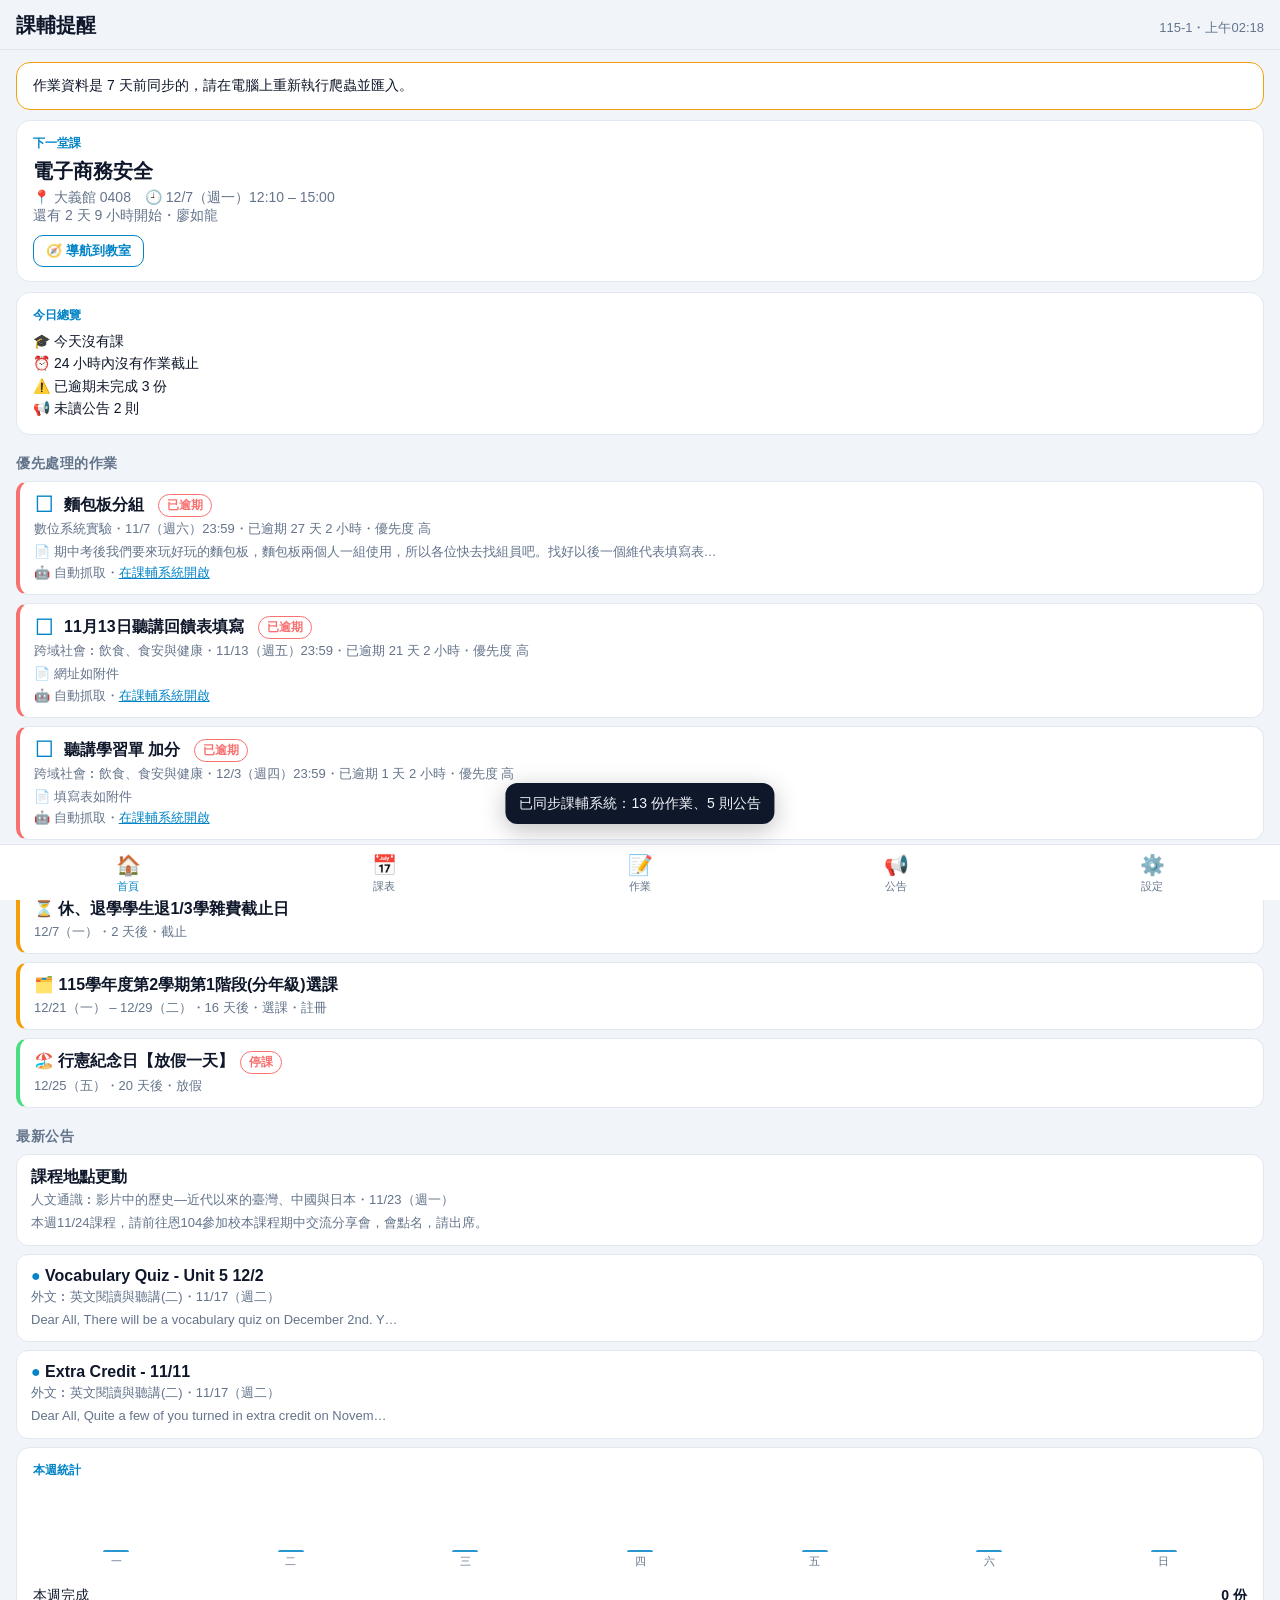
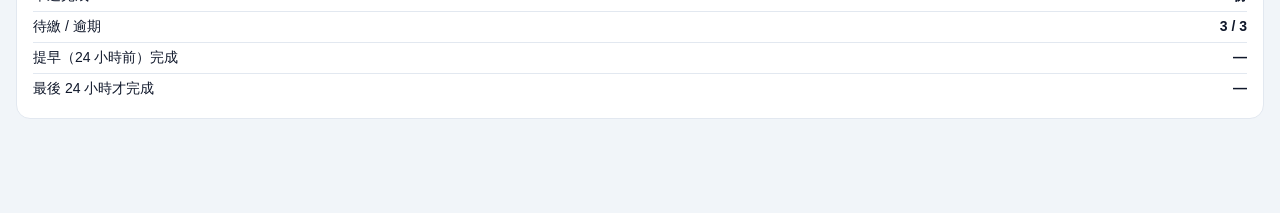
<file: index.html>
<!doctype html>
<html lang="zh-TW">
<head>
<meta charset="utf-8">
<meta name="viewport" content="width=device-width, initial-scale=1, viewport-fit=cover">
<title>課輔提醒</title>
<link rel="manifest" href="manifest.webmanifest">
<meta name="theme-color" content="#0f172a">
<meta name="apple-mobile-web-app-capable" content="yes">
<meta name="mobile-web-app-capable" content="yes">
<meta name="apple-mobile-web-app-status-bar-style" content="black-translucent">
<meta name="apple-mobile-web-app-title" content="課輔提醒">
<link rel="apple-touch-icon" href="icons/icon-192.png">
<link rel="stylesheet" href="style.css">
</head>
<body>
<header>
  <h1>課輔提醒</h1>
  <span id="clock" aria-live="off"></span>
</header>

<main>
  <section id="view-home" class="view active">
    <div class="card hint" id="demoBanner" hidden>
      <b>目前顯示的是示範資料</b>：課程、教室與作業都是虛構的，不是你的真實資料。
      <div><button class="btn small" id="btnBannerMine">改用我自己的資料</button></div>
    </div>
    <div class="card hint" id="cloudBanner" hidden></div>
    <div class="card hint" id="syncBanner" hidden></div>
    <div class="card next-class" id="nextClass"></div>
    <div class="card" id="brief"></div>
    <h2>優先處理的作業</h2>
    <ul class="list" id="homeDeadlines"></ul>
    <h2>近期行事曆 <button class="link" id="btnHomeCal" type="button">全部 ›</button></h2>
    <ul class="list" id="homeCal"></ul>
    <h2>最新公告</h2>
    <ul class="list" id="homeNotices"></ul>
    <div class="card" id="stats"></div>
  </section>

  <section id="view-schedule" class="view">
    <div class="seg" id="schedSeg">
      <button data-pane="week" class="on">本週課表</button>
      <button data-pane="cal">學校行事曆</button>
    </div>
    <div id="paneWeek">
      <div id="schedule"></div>
    </div>
    <div id="paneCal" hidden>
      <p class="muted" id="calStatus"></p>
      <div class="chips" id="calFilter">
        <button class="chip" data-f="all">全部</button>
        <button class="chip" data-f="noClass">停課</button>
        <button class="chip" data-f="exam">考試</button>
        <button class="chip" data-f="course">選課・註冊</button>
        <button class="chip" data-f="deadline">截止</button>
        <button class="chip" data-f="makeup">補課</button>
      </div>
      <label class="row"><span>顯示已過去的事件</span><input type="checkbox" id="calPast"></label>
      <ul class="list" id="calList"></ul>
    </div>
  </section>

  <section id="view-tasks" class="view">
    <h2>作業</h2>
    <div class="seg" id="sortSeg">
      <button data-sort="prio">依優先度</button>
      <button data-sort="time">依截止時間</button>
    </div>
    <ul class="list" id="tasks"></ul>
  </section>

  <section id="view-mine" class="view">
    <h2>我的資料</h2>
    <p class="muted">在後端串接課輔系統之前，先自己輸入真實的課程與作業。資料只存在這支手機，不會上傳。新增的項目會自動歸入目前學期。</p>
    <div class="card">
      <label class="row"><span>顯示哪一份資料</span>
        <select id="modeSel"><option value="mine">我的資料</option><option value="demo">示範資料（虛構）</option></select>
      </label>
    </div>
    <h2>匯入資料</h2>
    <div class="card form">
      <p class="muted">匯入由 pccu_parser 產生的 JSON。會取代同學期的課表與公告；作業只新增、不覆蓋。</p>
      <input type="file" id="importFile" accept=".json,application/json">
      <textarea id="importText" rows="4" placeholder="或把 JSON 貼在這裡"></textarea>
      <button class="btn" id="btnImport" type="button">匯入</button>
    </div>
    <h2>新增課程</h2>
    <form class="card form" id="formCourse">
      <input name="course" placeholder="課程名稱" required>
      <select name="weekday">
        <option value="1">週一</option><option value="2">週二</option><option value="3">週三</option>
        <option value="4">週四</option><option value="5">週五</option><option value="6">週六</option>
      </select>
      <div class="two"><input name="start" type="time" required aria-label="上課時間"><input name="end" type="time" required aria-label="下課時間"></div>
      <input name="room" placeholder="教室（例如：大典館 B101）" required>
      <input name="teacher" placeholder="老師（選填）">
      <button class="btn" type="submit">新增課程</button>
    </form>
    <h2>新增作業</h2>
    <form class="card form" id="formTask">
      <input name="course" placeholder="課程名稱" list="courseList" required>
      <datalist id="courseList"></datalist>
      <input name="title" placeholder="作業名稱" required>
      <input name="due" type="datetime-local" required aria-label="截止時間">
      <button class="btn" type="submit">新增作業</button>
    </form>
    <h2>已輸入的資料</h2>
    <ul class="list" id="mineList"></ul>
  </section>

  <section id="view-notices" class="view">
    <h2>公告</h2>
    <ul class="list" id="notices"></ul>
  </section>

  <section id="view-settings" class="view">
    <h2>通知設定</h2>
    <div class="card">
      <p id="notifStatus" class="muted"></p>
      <button id="btnNotif" class="btn">開啟通知</button>
      <button id="btnTest" class="btn secondary">傳送測試通知</button>
    </div>
    <h2>作業提前提醒</h2>
    <div class="card">
      <label class="row"><input type="checkbox" data-lead="1440" checked> 截止前 1 天</label>
      <label class="row"><input type="checkbox" data-lead="180" checked> 截止前 3 小時</label>
      <label class="row"><input type="checkbox" data-lead="60"> 截止前 1 小時</label>
      <label class="row">上課前提醒（分鐘）
        <input type="number" id="classLead" min="5" max="120" value="30">
      </label>
    </div>
    <h2>每日總覽</h2>
    <div class="card">
      <label class="row"><span>每天早上推送今日課程與截止作業</span><input type="checkbox" id="briefOn" checked></label>
      <label class="row">推送時間
        <input type="time" id="briefTime" value="07:30">
      </label>
      <button id="btnBrief" class="btn secondary">傳送今日總覽範例</button>
    </div>
    <h2>學校行事曆</h2>
    <div class="card">
      <label class="row"><span>考試、選課、停課、補課前一晚提醒</span><input type="checkbox" id="calOn" checked></label>
      <p class="muted">停課日與寒暑假不會出現上課提醒；補課日會改提醒當天要上的課。</p>
    </div>
    <h2>學期</h2>
    <div class="card">
      <label class="row">顯示學期
        <select id="semesterSel"></select>
      </label>
      <p class="muted">預設自動使用目前學期，舊學期的課表、作業與公告不會顯示，也不會發提醒。</p>
    </div>
    <h2>資料來源</h2>
    <div class="card">
      <p class="muted" id="dataSource"></p>
      <p class="muted" id="cloudStatus" hidden></p>
      <div id="syncStatus"></div>
      <p class="muted">尚未串接課輔系統。串接後端後，會由後端定時取得最新資料；在那之前可以手動輸入。</p>
      <button class="btn secondary" id="btnMine">管理我的課程與作業</button>
    </div>
    <div class="card">
      <p class="muted">完成、進度、重要標記與備註只存在這支手機上。</p>
      <button id="btnReset" class="btn secondary">重設本機資料</button>
    </div>
    <div class="card hint" id="iosHint" hidden>
      iPhone 提示：請先點 Safari 的「分享」→「加入主畫面」，從主畫面圖示開啟後才能收到通知（需要 iOS 16.4 以上）。
    </div>
  </section>
</main>

<div id="sheet" class="sheet" hidden role="dialog" aria-modal="true" aria-label="詳細內容">
  <div class="sheet-card">
    <button id="sheetClose" class="sheet-close" type="button" aria-label="關閉">✕</button>
    <div id="sheetBody"></div>
  </div>
</div>

<div id="toast" class="toast" role="status" aria-live="polite" hidden></div>

<nav>
  <button data-view="home" class="active"><span>🏠</span>首頁</button>
  <button data-view="schedule"><span>📅</span>課表</button>
  <button data-view="tasks"><span>📝</span>作業</button>
  <button data-view="notices"><span>📢</span>公告</button>
  <button data-view="settings"><span>⚙️</span>設定</button>
</nav>

<script src="data.js"></script>
<script src="calendar.js"></script>
<script src="app.js"></script>
</body>
</html>
</file>
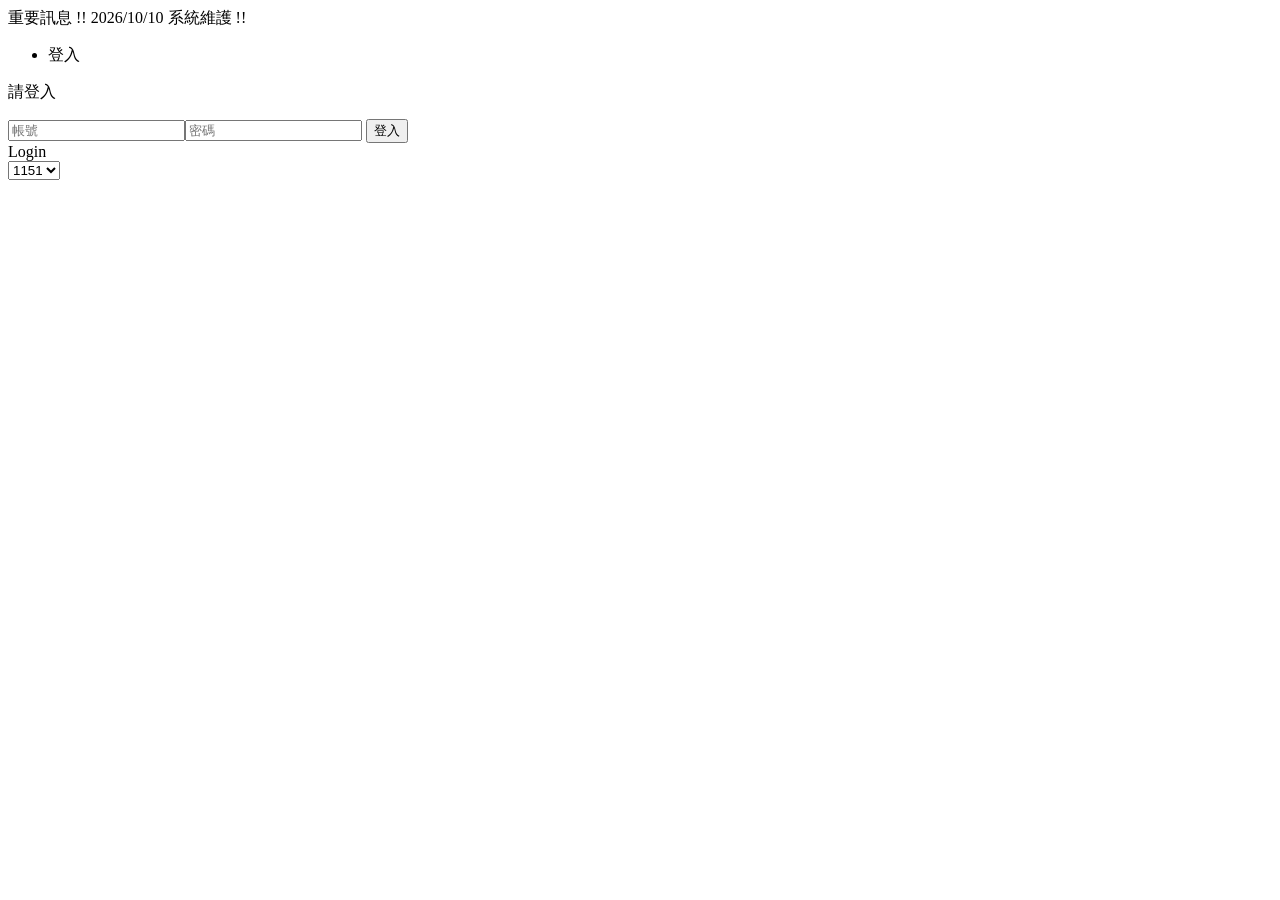
<file: tests/mock_icas/cfp/index.html>
<!doctype html>
<!-- 模擬的課業輔導系統（內容全為虛構），用來測試爬蟲。結構仿照實際頁面（2026/10 觀察）：
     * 未登入時 #CListTitle 仍然看得到，內容是「Login」；登入後是學期代碼（例如 1151）
     * 公告點開是 #Popup 彈出視窗：#popMessage 內有「發佈老師：…」「公告內容：…」，關閉鈕是 .AnnoBtn
       （頁面上另有一個看得見但永遠是空的 #dialog）
     * 作業頁是 div 版面：.MateTitleBlock 是欄名，每份作業一個 .MateBlock；截止日期只有年月日
     * 作業狀態：未繳交、已閱讀（老師已檢視你交的作業）
     * 沒有作業的課程顯示「暫無任何內容」
     * 登入：點「登入」(onclick="CallLogin(true)") 跳出 #LoginWindow，欄位 #LoginID、#LoginPass，按鈕 #SubmitBtn；
       這裡只接受虛構的測試帳號 test-student / test-only-pw -->
<html><head><meta charset="utf-8"><title>課業輔導系統（模擬）</title></head>
<body>
<div id="infobar"><span>重要訊息</span> <span>!! 2026/10/10 系統維護 !!</span></div>
<ul id="navlist"><li id="logintab"><a title="登入" onclick="CallLogin(true)">登入</a></li><li id="logoutab" style="display:none"><a>登出</a></li></ul>

<div id="login" hidden>
  <p>請登入</p>
  <input type="text" id="uid" placeholder="帳號"><input type="password" id="pw" placeholder="密碼">
  <button id="loginBtn">登入</button>
</div>

<div id="app">
  <div id="MainContainer">
    <div id="Welcome"></div>
    <div id="CListOutter"><div id="CListTitle">Login</div>
      <div id="CListNav"><select id="CListYYM"><option value="1151">1151</option><option value="1142">1142</option></select></div>
      <div id="MainList"></div>
    </div>
    <div class="BlockArea" id="MyNews"></div>
    <div id="HomeworkPane"></div>
  </div>
</div>

<div id="dialog" style="display:block;min-height:1px"></div>
<div id="Popup" style="display:none;border:1px solid #888;padding:8px">
  <div id="popInner"><h3 id="popTitle"></h3><div id="popMessage"></div>
    <div id="msgBtnArea"><input type="button" class="AnnoBtn" value="關閉"></div></div>
</div>

<script>
const cookie = (k) => (document.cookie.match(new RegExp("(?:^|; )" + k + "=([^;]*)")) || [])[1];
const COURSES = {
  "1151": [
    { cc: "900001", title: "資工系 2A - 1001 範例程式設計", counts: [2, 0, 0, 1, 0] },
    { cc: "900002", title: "通識 0 (01) - CE01 範例通識", counts: [0, 3, 0, 1, 0] },
    { cc: "900003", title: "體育 0 (02) - 9008 範例體育", counts: [0, 0, 0, 1, 0] }
  ],
  "1142": [{ cc: "800001", title: "資工系 1A - 0001 舊學期課程", counts: [0, 0, 0, 1, 0] }]
};
const NOTICES = {
  "1151": [
    { cc: "900001", course: "範例程式設計", title: "期中考公告", date: "2026/10/24", unread: true, teacher: "王小明",
      body: "期中考範圍：第 1～6 章。\n考試時間：11/4（三）13:10，地點大義館 0408。\n請攜帶學生證。",
      link: { text: "考試範圍.pdf", href: "https://example.invalid/range.pdf" } },
    { cc: "900002", course: "範例通識", title: "報告分組 & 說明", date: "2026/10/19", unread: false, teacher: "李小華",
      body: "分組名單已上傳到教材區。" }
  ],
  "1142": [{ cc: "800001", course: "舊學期課程", title: "舊公告", date: "2026/05/01", unread: false, teacher: "張老師", body: "舊內容" }]
};
const mate = (rows) => `<div id="HomeBlock" class="MateTitleBlock"><div id="tHomeState" class="tMateCat">狀態</div>
  <div id="tHomeUpdate" class="tMateUpdate">更新日期 <span id="SortID" class="sortarrow"></span></div>
  <div id="tHomeEnd" class="tMateEnd">截止日期</div><div id="tHomeTitle" class="tMateTitle">作業標題</div></div>
  <div id="SortList">` + rows.map((r, i) => `<div id="HomeBlock${i}" class="MateBlock"><div class="MateCat">${r[0]}</div>
    <div class="MateUpdate">${r[1]}</div><div class="MateEnd">${r[2]}</div>
    <div class="MateTitle">${r[3]}<div class="MateDesc">${r[4] || ""}</div></div></div>`).join("") + `</div>`;
const HOMEWORK = {
  "900001": mate([
    ["未繳交", "2026-10-16 08:00:12", "2026/10/30", "作業一：串列", "完成第 3 章習題，繳交期限見上方。"],
    ["已閱讀", "2026-09-20 10:11:12", "2026/09/27", "作業二：指標", ""],
    ["未繳交", "2026-09-17 16:08:02", "", "第一週實習課表單", "https://forms.example.invalid/abc"]
  ]),
  "900002": `<ul class="HomeworkItems"><li>期中報告 繳交期限：115/11/05 12:00</li><li>閱讀心得（2026/10/01）</li></ul>`,
  "900003": `<div>暫無任何內容</div>`,
  "800001": mate([["未繳交", "2026-03-01 10:00:00", "2026/12/31", "舊學期作業", ""]])
};

function renderDashboard(yym) {
  const c = COURSES[yym];
  document.querySelector("#CListTitle").textContent = yym;
  document.querySelector("#CListYYM").value = yym;
  document.querySelector("#Welcome").textContent = "範例同學, 歡迎使用，課業輔導系統！";
  document.querySelector("#MainList").innerHTML = `<div class="CListBlock">
    <div class="CListRow"><div class="CListCName">課程名稱（未閱讀筆數）</div><div class="CListItem">公告</div><div class="CListItem">教材</div><div class="CListItem">投票</div><div class="CListItem">作業</div><div class="CListItem">討論</div></div>` +
    c.map((x) => `<div class="CListRow"><div class="CListCName"><a href="/cfp/?ccode=${x.cc}#mainpage" title="${x.title}">${x.title}   </a></div>` +
      x.counts.map((n, i) => `<div ${i === 0 ? `id="ACount${x.cc}" ` : ""}class="CListItem">${n}</div>`).join("") + `</div>`).join("") + `</div>`;
  const ns = NOTICES[yym];
  document.querySelector("#MyNews").innerHTML = `<div id="MyAnno" class="MessageBlock"><h2>最新公告</h2><div id="MyAnnoList">` +
    ns.map((n, i) => `<div class="AnnoListItem" style="clear: both; padding: 2px;"><span id="AnnoClass${i}"><a href="?ccode=${n.cc}#mainpage">${n.course}</a> - </span>` +
      (n.unread ? `<span id="new${i}" class="ReadState"><img src="new.gif"></span>` : "") +
      `<span id="AnnoItemSN${i}" sn="${i}" cc="${n.cc}" style="cursor:pointer">${n.title.replace("&", "&amp;")} (${n.date})</span></div>`).join("") +
    `</div></div><div id="MyAssi" class="MessageBlock"><h2>最新作業</h2><div id="MyAssiList">
      <div class="AssiListItem"><span id="AssiClass0"><a href="?ccode=900001#homework">範例程式設計</a> - </span><span id="AssiItemSN0">[未繳交] 首頁上的作業 (2026/10/23)</span></div></div></div>`;
  ns.forEach((n, i) => document.querySelector("#AnnoItemSN" + i).addEventListener("click", () => {
    const p = document.querySelector("#Popup");
    p.style.display = "block";   // 先顯示（還是上一則的內容），稍後才載入新內容 → 測試爬蟲不會讀到上一則
    setTimeout(() => {
      document.querySelector("#popTitle").textContent = n.title;
      document.querySelector("#popMessage").innerHTML = `發佈老師：${n.teacher}<br>公告內容：<br>${n.body.replace(/\n/g, "<br>")}` +
        (n.link ? `<p>附件：<a href="${n.link.href}">${n.link.text}</a></p>` : "");
    }, 400);
  }));
}

function route() {
  const q = new URLSearchParams(location.search);
  const cc = q.get("ccode");
  document.querySelector("#logintab").style.display = "none";
  document.querySelector("#logoutab").style.display = "";
  if (cc && location.hash === "#homework") {
    document.querySelector("#CListOutter").style.display = "none";
    setTimeout(() => { document.querySelector("#HomeworkPane").innerHTML = `<div id="HomeworkBlock">${HOMEWORK[cc] || ""}</div>`; }, 400);
  } else {
    renderDashboard(cookie("yym") || "1142");   // 刻意預設顯示舊學期，測試爬蟲會切換學期
  }
}

// 與實際頁面相同的登入視窗（結構仿照 2026/11 觀察；帳密是虛構的測試值）
let loginWin = null;
function CallLogin() {
  if (loginWin) { loginWin.remove(); loginWin = null; return; }
  loginWin = document.createElement("div");
  loginWin.id = "LoginWindow";
  loginWin.innerHTML = `<div id="LoginInner"><div class="LoginRow" id="loginMsg">請輸入帳號密碼</div>
    <div class="LoginRow"><span>帳號</span><input id="LoginID" class="LoginInput"></div>
    <div class="LoginRow"><span>密碼</span><input id="LoginPass" class="LoginInput" type="password"></div>
    <div class="LoginRow"><input id="SubmitBtn" type="button" value="登入"><input id="CloseBtn" type="button" value="關閉"></div></div>`;
  document.body.appendChild(loginWin);
  loginWin.querySelector("#SubmitBtn").addEventListener("click", () => {
    setTimeout(() => {
      if (document.querySelector("#LoginID").value === "test-student" && document.querySelector("#LoginPass").value === "test-only-pw") {
        document.cookie = "mockauth=1; path=/"; location.reload();
      } else document.querySelector("#loginMsg").textContent = "登入失敗";
    }, 300);
  });
}
document.querySelector("#loginBtn").addEventListener("click", () => { document.cookie = "mockauth=1; path=/"; location.reload(); });
document.querySelector("#CListYYM").addEventListener("change", (e) => { document.cookie = "yym=" + e.target.value + "; path=/"; location.reload(); });
document.querySelector(".AnnoBtn").addEventListener("click", () => { document.querySelector("#Popup").style.display = "none"; });

if (cookie("mockauth") === "1") route();
else document.querySelector("#login").hidden = false;   // 未登入：#CListTitle 仍顯示「Login」
</script>
</body></html>
</file>
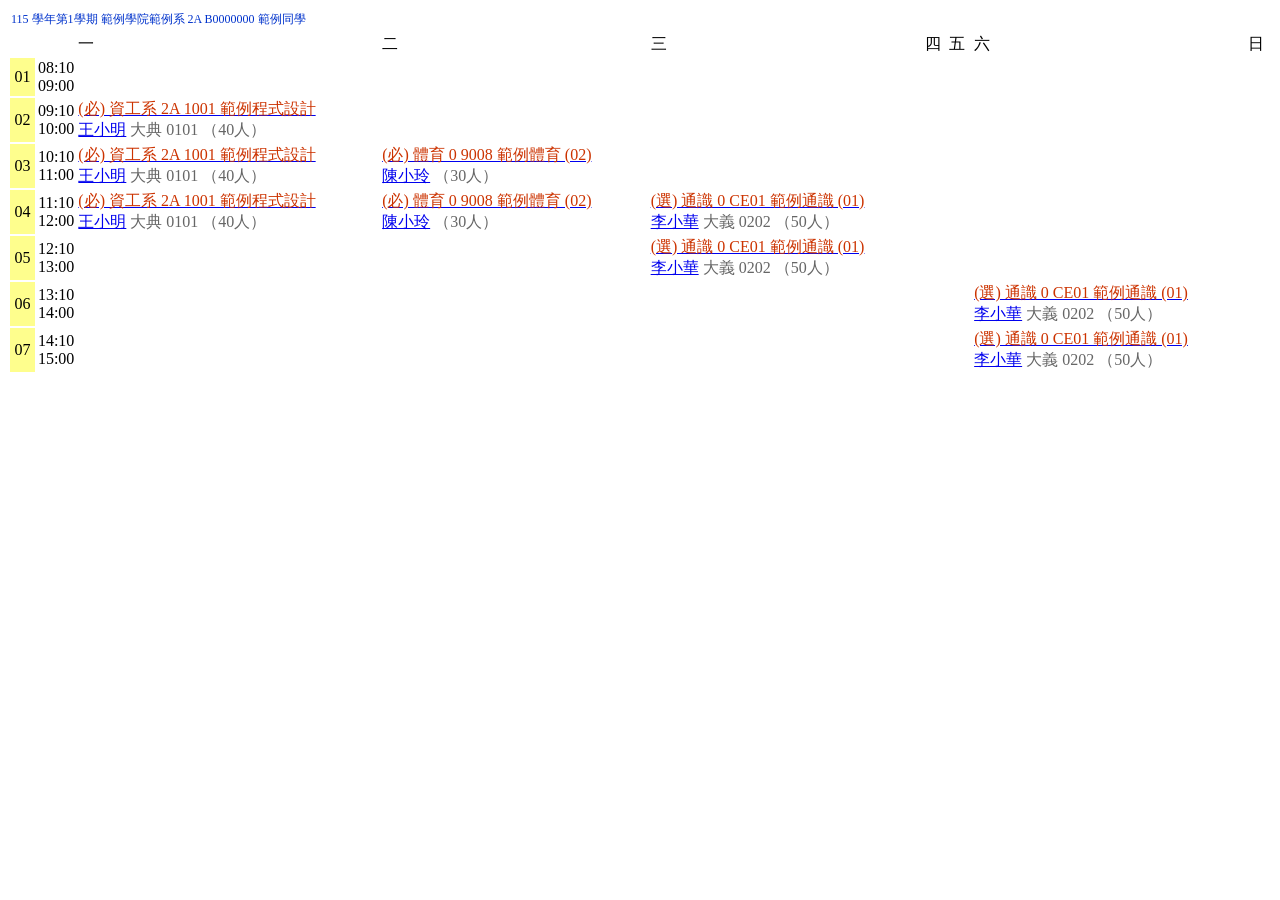
<file: tests/fixtures/schedule_sample.html>
<html><head><title>學生課表查詢</title><style>.x{color:red}</style></head><body><table><tr><td><font style="font-size: 12px;" color="#0033CC">115 學年第1學期 範例學院範例系 2A B0000000 <span>範例同學</span></font></td></tr></table><table class="pubTable"><tbody><tr><td colspan="2" class="pubTdItem_Period">&nbsp;</td><td class="pubTdItem">一</td><td class="pubTdItem">二</td><td class="pubTdItem">三</td><td class="pubTdItem">四</td><td class="pubTdItem">五</td><td class="pubTdItem">六</td><td class="pubTdItem">日</td></tr><tr><td width="2%" align="center" class="pubTdItem" style="background-color: #FEFE8D;">01</td><td width="3%" align="center" class="pubTdItem_Period">08:10<br>09:00</td><td class="pubContent" align="left" valign="top" style="font-size=12px">&nbsp;</td><td class="pubContent" align="left" valign="top" style="font-size=12px">&nbsp;</td><td class="pubContent" align="left" valign="top" style="font-size=12px">&nbsp;</td><td class="pubContent" align="left" valign="top" style="font-size=12px">&nbsp;</td><td class="pubContent" align="left" valign="top" style="font-size=12px">&nbsp;</td><td class="pubContent" align="left" valign="top" style="font-size=12px">&nbsp;</td><td class="pubContent" align="left" valign="top" style="font-size=12px">&nbsp;</td></tr><tr><td width="2%" align="center" class="pubTdItem" style="background-color: #FEFE8D;">02</td><td width="3%" align="center" class="pubTdItem_Period">09:10<br>10:00</td><td class="pubContent" align="left" valign="top" style="font-size=12px"><a title="顯示教學大綱" href="/x/SessionTransfer.asp?dir=2aspx&amp;path=%2F%3Fccode%3D900001%26scode%3D900001%23syllpage" class="red" target="_blank"><font color="#CC3300">(必) 資工系  2A  1001 範例程式設計</font></a><br><a title="顯示教師課表" href="#" class="blue2" onclick="lfOpenCourseWindow('/q?id=1')"><span class="PccuEudcFont">王小明</span></a><font style="color: #666666;"> 大典      0101 </font><font style="color: #666666;">（40人）</font></td><td class="pubContent" align="left" valign="top" style="font-size=12px">&nbsp;</td><td class="pubContent" align="left" valign="top" style="font-size=12px">&nbsp;</td><td class="pubContent" align="left" valign="top" style="font-size=12px">&nbsp;</td><td class="pubContent" align="left" valign="top" style="font-size=12px">&nbsp;</td><td class="pubContent" align="left" valign="top" style="font-size=12px">&nbsp;</td><td class="pubContent" align="left" valign="top" style="font-size=12px">&nbsp;</td></tr><tr><td width="2%" align="center" class="pubTdItem" style="background-color: #FEFE8D;">03</td><td width="3%" align="center" class="pubTdItem_Period">10:10<br>11:00</td><td class="pubContent" align="left" valign="top" style="font-size=12px"><a title="顯示教學大綱" href="/x/SessionTransfer.asp?dir=2aspx&amp;path=%2F%3Fccode%3D900001%26scode%3D900001%23syllpage" class="red" target="_blank"><font color="#CC3300">(必) 資工系  2A  1001 範例程式設計</font></a><br><a title="顯示教師課表" href="#" class="blue2" onclick="lfOpenCourseWindow('/q?id=1')"><span class="PccuEudcFont">王小明</span></a><font style="color: #666666;"> 大典      0101 </font><font style="color: #666666;">（40人）</font></td><td class="pubContent" align="left" valign="top" style="font-size=12px"><a title="顯示教學大綱" href="/x/SessionTransfer.asp?dir=2aspx&amp;path=%2F%3Fccode%3D900003%26scode%3D900003%23syllpage" class="red" target="_blank"><font color="#CC3300">(必) 體育    0   9008 範例體育 (02)</font></a><br><a title="顯示教師課表" href="#" class="blue2" onclick="lfOpenCourseWindow('/q?id=1')"><span class="PccuEudcFont">陳小玲</span></a><font style="color: #666666;">  </font><font style="color: #666666;">（30人）</font></td><td class="pubContent" align="left" valign="top" style="font-size=12px">&nbsp;</td><td class="pubContent" align="left" valign="top" style="font-size=12px">&nbsp;</td><td class="pubContent" align="left" valign="top" style="font-size=12px">&nbsp;</td><td class="pubContent" align="left" valign="top" style="font-size=12px">&nbsp;</td><td class="pubContent" align="left" valign="top" style="font-size=12px">&nbsp;</td></tr><tr><td width="2%" align="center" class="pubTdItem" style="background-color: #FEFE8D;">04</td><td width="3%" align="center" class="pubTdItem_Period">11:10<br>12:00</td><td class="pubContent" align="left" valign="top" style="font-size=12px"><a title="顯示教學大綱" href="/x/SessionTransfer.asp?dir=2aspx&amp;path=%2F%3Fccode%3D900001%26scode%3D900001%23syllpage" class="red" target="_blank"><font color="#CC3300">(必) 資工系  2A  1001 範例程式設計</font></a><br><a title="顯示教師課表" href="#" class="blue2" onclick="lfOpenCourseWindow('/q?id=1')"><span class="PccuEudcFont">王小明</span></a><font style="color: #666666;"> 大典      0101 </font><font style="color: #666666;">（40人）</font></td><td class="pubContent" align="left" valign="top" style="font-size=12px"><a title="顯示教學大綱" href="/x/SessionTransfer.asp?dir=2aspx&amp;path=%2F%3Fccode%3D900003%26scode%3D900003%23syllpage" class="red" target="_blank"><font color="#CC3300">(必) 體育    0   9008 範例體育 (02)</font></a><br><a title="顯示教師課表" href="#" class="blue2" onclick="lfOpenCourseWindow('/q?id=1')"><span class="PccuEudcFont">陳小玲</span></a><font style="color: #666666;">  </font><font style="color: #666666;">（30人）</font></td><td class="pubContent" align="left" valign="top" style="font-size=12px"><a title="顯示教學大綱" href="/x/SessionTransfer.asp?dir=2aspx&amp;path=%2F%3Fccode%3D900002%26scode%3D900002%23syllpage" class="red" target="_blank"><font color="#CC3300">(選) 通識    0   CE01 範例通識 (01)</font></a><br><a title="顯示教師課表" href="#" class="blue2" onclick="lfOpenCourseWindow('/q?id=1')"><span class="PccuEudcFont">李小華</span></a><font style="color: #666666;"> 大義      0202 </font><font style="color: #666666;">（50人）</font></td><td class="pubContent" align="left" valign="top" style="font-size=12px">&nbsp;</td><td class="pubContent" align="left" valign="top" style="font-size=12px">&nbsp;</td><td class="pubContent" align="left" valign="top" style="font-size=12px">&nbsp;</td><td class="pubContent" align="left" valign="top" style="font-size=12px">&nbsp;</td></tr><tr><td width="2%" align="center" class="pubTdItem" style="background-color: #FEFE8D;">05</td><td width="3%" align="center" class="pubTdItem_Period">12:10<br>13:00</td><td class="pubContent" align="left" valign="top" style="font-size=12px">&nbsp;</td><td class="pubContent" align="left" valign="top" style="font-size=12px">&nbsp;</td><td class="pubContent" align="left" valign="top" style="font-size=12px"><a title="顯示教學大綱" href="/x/SessionTransfer.asp?dir=2aspx&amp;path=%2F%3Fccode%3D900002%26scode%3D900002%23syllpage" class="red" target="_blank"><font color="#CC3300">(選) 通識    0   CE01 範例通識 (01)</font></a><br><a title="顯示教師課表" href="#" class="blue2" onclick="lfOpenCourseWindow('/q?id=1')"><span class="PccuEudcFont">李小華</span></a><font style="color: #666666;"> 大義      0202 </font><font style="color: #666666;">（50人）</font></td><td class="pubContent" align="left" valign="top" style="font-size=12px">&nbsp;</td><td class="pubContent" align="left" valign="top" style="font-size=12px">&nbsp;</td><td class="pubContent" align="left" valign="top" style="font-size=12px">&nbsp;</td><td class="pubContent" align="left" valign="top" style="font-size=12px">&nbsp;</td></tr><tr><td width="2%" align="center" class="pubTdItem" style="background-color: #FEFE8D;">06</td><td width="3%" align="center" class="pubTdItem_Period">13:10<br>14:00</td><td class="pubContent" align="left" valign="top" style="font-size=12px">&nbsp;</td><td class="pubContent" align="left" valign="top" style="font-size=12px">&nbsp;</td><td class="pubContent" align="left" valign="top" style="font-size=12px">&nbsp;</td><td class="pubContent" align="left" valign="top" style="font-size=12px">&nbsp;</td><td class="pubContent" align="left" valign="top" style="font-size=12px">&nbsp;</td><td class="pubContent" align="left" valign="top" style="font-size=12px"><a title="顯示教學大綱" href="/x/SessionTransfer.asp?dir=2aspx&amp;path=%2F%3Fccode%3D900002%26scode%3D900002%23syllpage" class="red" target="_blank"><font color="#CC3300">(選) 通識    0   CE01 範例通識 (01)</font></a><br><a title="顯示教師課表" href="#" class="blue2" onclick="lfOpenCourseWindow('/q?id=1')"><span class="PccuEudcFont">李小華</span></a><font style="color: #666666;"> 大義      0202 </font><font style="color: #666666;">（50人）</font></td><td class="pubContent" align="left" valign="top" style="font-size=12px">&nbsp;</td></tr><tr><td width="2%" align="center" class="pubTdItem" style="background-color: #FEFE8D;">07</td><td width="3%" align="center" class="pubTdItem_Period">14:10<br>15:00</td><td class="pubContent" align="left" valign="top" style="font-size=12px">&nbsp;</td><td class="pubContent" align="left" valign="top" style="font-size=12px">&nbsp;</td><td class="pubContent" align="left" valign="top" style="font-size=12px">&nbsp;</td><td class="pubContent" align="left" valign="top" style="font-size=12px">&nbsp;</td><td class="pubContent" align="left" valign="top" style="font-size=12px">&nbsp;</td><td class="pubContent" align="left" valign="top" style="font-size=12px"><a title="顯示教學大綱" href="/x/SessionTransfer.asp?dir=2aspx&amp;path=%2F%3Fccode%3D900002%26scode%3D900002%23syllpage" class="red" target="_blank"><font color="#CC3300">(選) 通識    0   CE01 範例通識 (01)</font></a><br><a title="顯示教師課表" href="#" class="blue2" onclick="lfOpenCourseWindow('/q?id=1')"><span class="PccuEudcFont">李小華</span></a><font style="color: #666666;"> 大義      0202 </font><font style="color: #666666;">（50人）</font></td><td class="pubContent" align="left" valign="top" style="font-size=12px">&nbsp;</td></tr></tbody></table></body></html>
</file>
<file: style.css>
:root{
  --bg:#0f172a; --card:#1e293b; --line:#334155; --text:#f1f5f9; --muted:#94a3b8;
  --accent:#38bdf8; --warn:#f59e0b; --danger:#f87171; --ok:#4ade80;
}
@media (prefers-color-scheme: light){
  :root{ --bg:#f1f5f9; --card:#ffffff; --line:#e2e8f0; --text:#0f172a; --muted:#64748b; --accent:#0284c7; }
}
*{box-sizing:border-box;-webkit-tap-highlight-color:transparent}
html,body{margin:0;background:var(--bg);color:var(--text);
  font-family:-apple-system,BlinkMacSystemFont,"PingFang TC","Noto Sans TC",sans-serif;}
header{position:sticky;top:0;z-index:5;display:flex;justify-content:space-between;align-items:baseline;
  padding:calc(env(safe-area-inset-top) + 12px) 16px 10px;background:var(--bg);border-bottom:1px solid var(--line)}
h1{font-size:20px;margin:0}
#clock{font-size:13px;color:var(--muted)}
main{padding:12px 16px calc(84px + env(safe-area-inset-bottom))}
h2{font-size:14px;color:var(--muted);margin:20px 0 8px;font-weight:600;letter-spacing:.04em}
.view{display:none}.view.active{display:block}
.card{background:var(--card);border:1px solid var(--line);border-radius:14px;padding:14px 16px;margin-bottom:10px}
.next-class .label{font-size:12px;color:var(--accent);font-weight:600}
.next-class .name{font-size:20px;font-weight:700;margin:4px 0}
.next-class .meta{color:var(--muted);font-size:14px}
.list{list-style:none;margin:0;padding:0}
.list li{background:var(--card);border:1px solid var(--line);border-radius:12px;padding:12px 14px;margin-bottom:8px}
.list .title{font-weight:600}
.list .sub{font-size:13px;color:var(--muted);margin-top:3px}
.tag{display:inline-block;font-size:12px;padding:2px 8px;border-radius:999px;margin-left:6px;border:1px solid currentColor}
.tag.urgent{color:var(--danger)}.tag.soon{color:var(--warn)}.tag.ok{color:var(--ok)}.tag.done{color:var(--muted)}
.day{margin-bottom:12px}
.day h3{font-size:15px;margin:0 0 6px}
.day.today h3{color:var(--accent)}
.slot{display:flex;gap:10px;background:var(--card);border:1px solid var(--line);border-radius:12px;padding:10px 12px;margin-bottom:6px}
.slot .time{min-width:84px;font-size:13px;color:var(--muted)}
.slot .room{font-size:13px;color:var(--muted)}
.notice.unread .title::before{content:"● ";color:var(--accent)}
.row{display:flex;justify-content:space-between;align-items:center;padding:8px 0;border-bottom:1px solid var(--line)}
.row:last-child{border-bottom:none}
.row input[type=number]{width:70px;padding:6px;border-radius:8px;border:1px solid var(--line);background:var(--bg);color:var(--text)}
.btn{appearance:none;border:0;background:var(--accent);color:#04202e;font-weight:700;border-radius:10px;
  padding:10px 16px;margin:6px 8px 0 0;font-size:15px}
.btn.secondary{background:transparent;color:var(--accent);border:1px solid var(--accent)}
.muted{color:var(--muted);font-size:14px;margin:0 0 6px}
.hint{border-color:var(--warn);font-size:14px}
nav{position:fixed;left:0;right:0;bottom:0;display:flex;background:var(--card);border-top:1px solid var(--line);
  padding-bottom:env(safe-area-inset-bottom)}
nav button{flex:1;background:none;border:0;color:var(--muted);padding:8px 0 6px;font-size:11px;display:flex;flex-direction:column;align-items:center;gap:2px}
nav button span{font-size:20px}
nav button.active{color:var(--accent)}
.row select{padding:6px;border-radius:8px;border:1px solid var(--line);background:var(--bg);color:var(--text);max-width:55%}

.btn.small{padding:6px 12px;font-size:13px;margin-top:10px;display:inline-block;text-decoration:none}
.label{font-size:12px;color:var(--accent);font-weight:600;margin-bottom:6px}
.brief-line{font-size:14px;line-height:1.6}
.seg{display:flex;gap:6px;margin-bottom:10px}
.seg button{flex:1;padding:8px;border-radius:10px;border:1px solid var(--line);background:var(--card);color:var(--muted);font-size:14px}
.seg button.on{color:var(--accent);border-color:var(--accent);font-weight:600}
.task{border-left:4px solid var(--line)!important}
.task.lv-high{border-left-color:var(--danger)!important}
.task.lv-mid{border-left-color:var(--warn)!important}
.task.lv-low{border-left-color:var(--ok)!important}
.task.lv-done{opacity:.6}
.task.flash{animation:flash 1.6s ease 2}
@keyframes flash{50%{background:var(--line)}}
.task .title{display:flex;align-items:center;gap:8px;flex-wrap:wrap}
.chk{appearance:none;background:none;border:0;font-size:22px;color:var(--accent);padding:0;line-height:1}
.chk:disabled{color:var(--muted)}
.bar{height:6px;border-radius:999px;background:var(--line);margin-top:10px;overflow:hidden}
.bar i{display:block;height:100%;background:var(--accent);transition:width .25s}
.chips{display:flex;flex-wrap:wrap;gap:6px;margin-top:8px}
.chip{border:1px solid var(--line);background:none;color:var(--muted);border-radius:999px;padding:4px 10px;font-size:12px}
.chip.on{color:var(--accent);border-color:var(--accent)}
.actions{display:flex;flex-wrap:wrap;gap:8px;margin-top:8px}
.actions button{background:none;border:1px solid var(--line);color:var(--text);border-radius:8px;padding:5px 10px;font-size:12px}
.note{font-size:13px;margin-top:8px;color:var(--muted)}
.chart{display:flex;align-items:flex-end;gap:8px;height:84px;margin:6px 0 12px}
.chart .col{flex:1;display:flex;flex-direction:column;align-items:center;justify-content:flex-end;gap:2px;font-size:11px;color:var(--muted)}
.chart .col i{width:100%;max-width:26px;background:var(--accent);border-radius:4px 4px 0 0;opacity:.85}
.chart .col em{font-style:normal;color:var(--text);min-height:12px}
.stat-row{display:flex;justify-content:space-between;padding:6px 0;border-bottom:1px solid var(--line);font-size:14px}
.stat-row:last-child{border-bottom:none}
.row input[type=time]{padding:6px;border-radius:8px;border:1px solid var(--line);background:var(--bg);color:var(--text)}

.form{display:flex;flex-direction:column;gap:10px}
.form input,.form select{width:100%;padding:10px;border-radius:10px;border:1px solid var(--line);background:var(--bg);color:var(--text);font-size:16px}
.form .two{display:flex;gap:10px}
.form .btn{margin:0}
#demoBanner .btn.small{margin-top:8px}
.form textarea{width:100%;padding:10px;border-radius:10px;border:1px solid var(--line);background:var(--bg);color:var(--text);font-size:14px;font-family:ui-monospace,monospace}

h2 .link{float:right;background:none;border:0;color:var(--accent);font-size:13px;font-weight:600;padding:0}
.cal-month{background:none!important;border:0!important;padding:10px 2px 2px!important;font-size:13px;color:var(--muted);font-weight:600}
.cal{border-left:4px solid var(--line)!important}
.cal-holiday{border-left-color:var(--ok)!important}
.cal-exam{border-left-color:var(--danger)!important}
.cal-course,.cal-deadline{border-left-color:var(--warn)!important}
.cal-makeup,.cal-term{border-left-color:var(--accent)!important}
.cal.past{opacity:.5}
#calFilter{margin:0 0 6px}
.day-note{font-size:13px;color:var(--accent);margin:-2px 0 6px}
.day-note.off,.meta.off{color:var(--ok)}
.day.is-off .slot{opacity:.45;text-decoration:line-through}
.muted-inline{font-size:12px;color:var(--muted);font-weight:400}

.notice{cursor:pointer}
.task [data-open]{cursor:pointer}
.task .preview{font-size:13px;color:var(--muted);margin-top:4px;line-height:1.5;overflow-wrap:anywhere}
.sheet .actions{display:flex;flex-wrap:wrap;gap:8px;margin-top:8px}
.notice .preview{font-size:13px;color:var(--muted);margin-top:4px;line-height:1.5}
.sheet{position:fixed;inset:0;z-index:20;background:rgba(0,0,0,.45);display:flex;align-items:flex-end;justify-content:center}
.sheet[hidden]{display:none}
.sheet-card{position:relative;background:var(--card);color:var(--text);width:100%;max-width:640px;max-height:85vh;overflow:auto;
  border-radius:18px 18px 0 0;padding:18px 16px calc(24px + env(safe-area-inset-bottom));box-shadow:0 -8px 30px rgba(0,0,0,.25)}
.sheet-close{position:absolute;top:10px;right:10px;width:34px;height:34px;border-radius:50%;border:1px solid var(--line);background:var(--bg);color:var(--text);font-size:16px}
.sheet-title{font-size:19px;margin:4px 40px 4px 0;line-height:1.4}
.notice-content{font-size:16px;line-height:1.75;margin:14px 0;word-break:break-word}
.notice-content a,.links a,.src a{color:var(--accent)}
.links{list-style:none;padding:0;margin:6px 0 12px}
.links li{padding:6px 0;border-bottom:1px solid var(--line);word-break:break-all}
body.sheet-open{overflow:hidden}
.src{font-size:12px}
.warn{color:var(--warn)}
.report{font-size:13px;color:var(--muted);padding-left:18px}
details summary{font-size:14px;color:var(--accent);cursor:pointer;margin:4px 0}
.toast{position:fixed;left:50%;transform:translateX(-50%);bottom:calc(76px + env(safe-area-inset-bottom));z-index:30;
  max-width:min(560px,calc(100% - 32px));background:var(--text);color:var(--bg);padding:10px 14px;border-radius:12px;
  font-size:14px;line-height:1.5;white-space:pre-line;box-shadow:0 6px 24px rgba(0,0,0,.25)}
.toast[hidden]{display:none}
</file>
